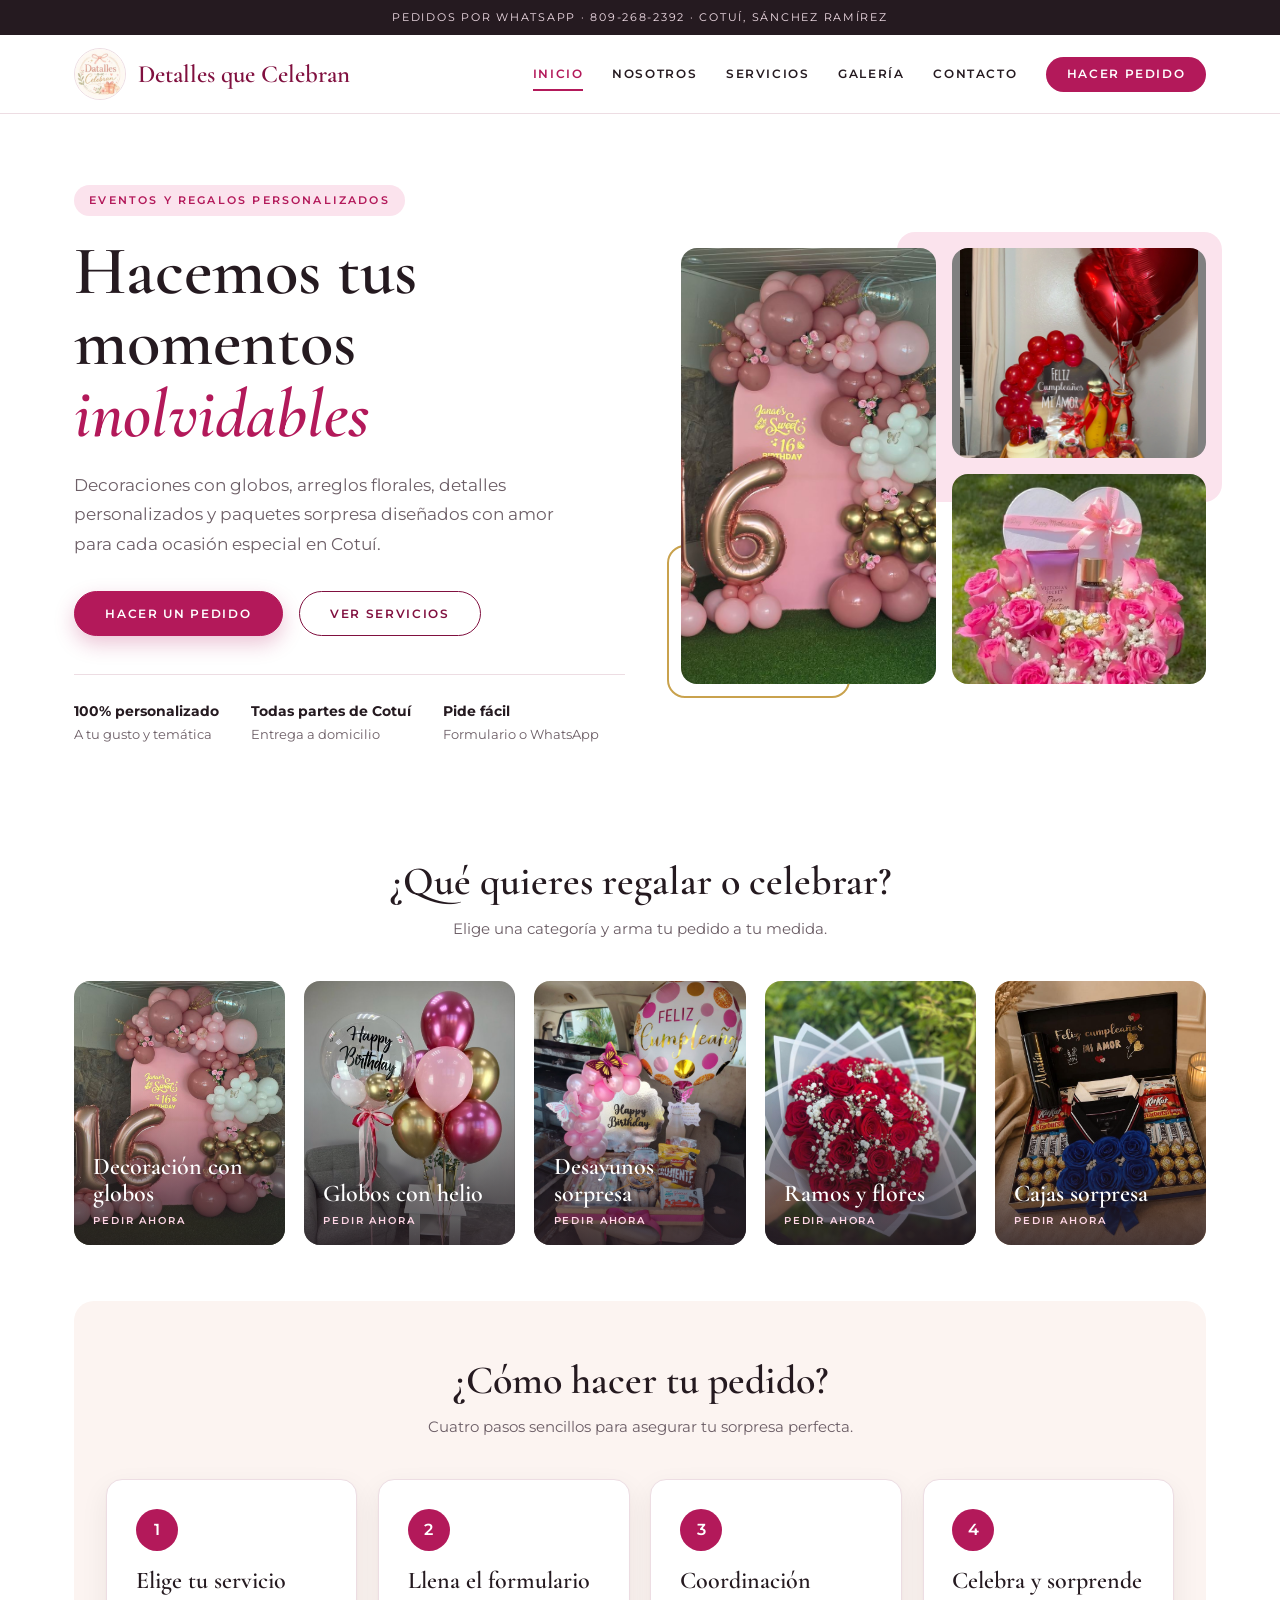
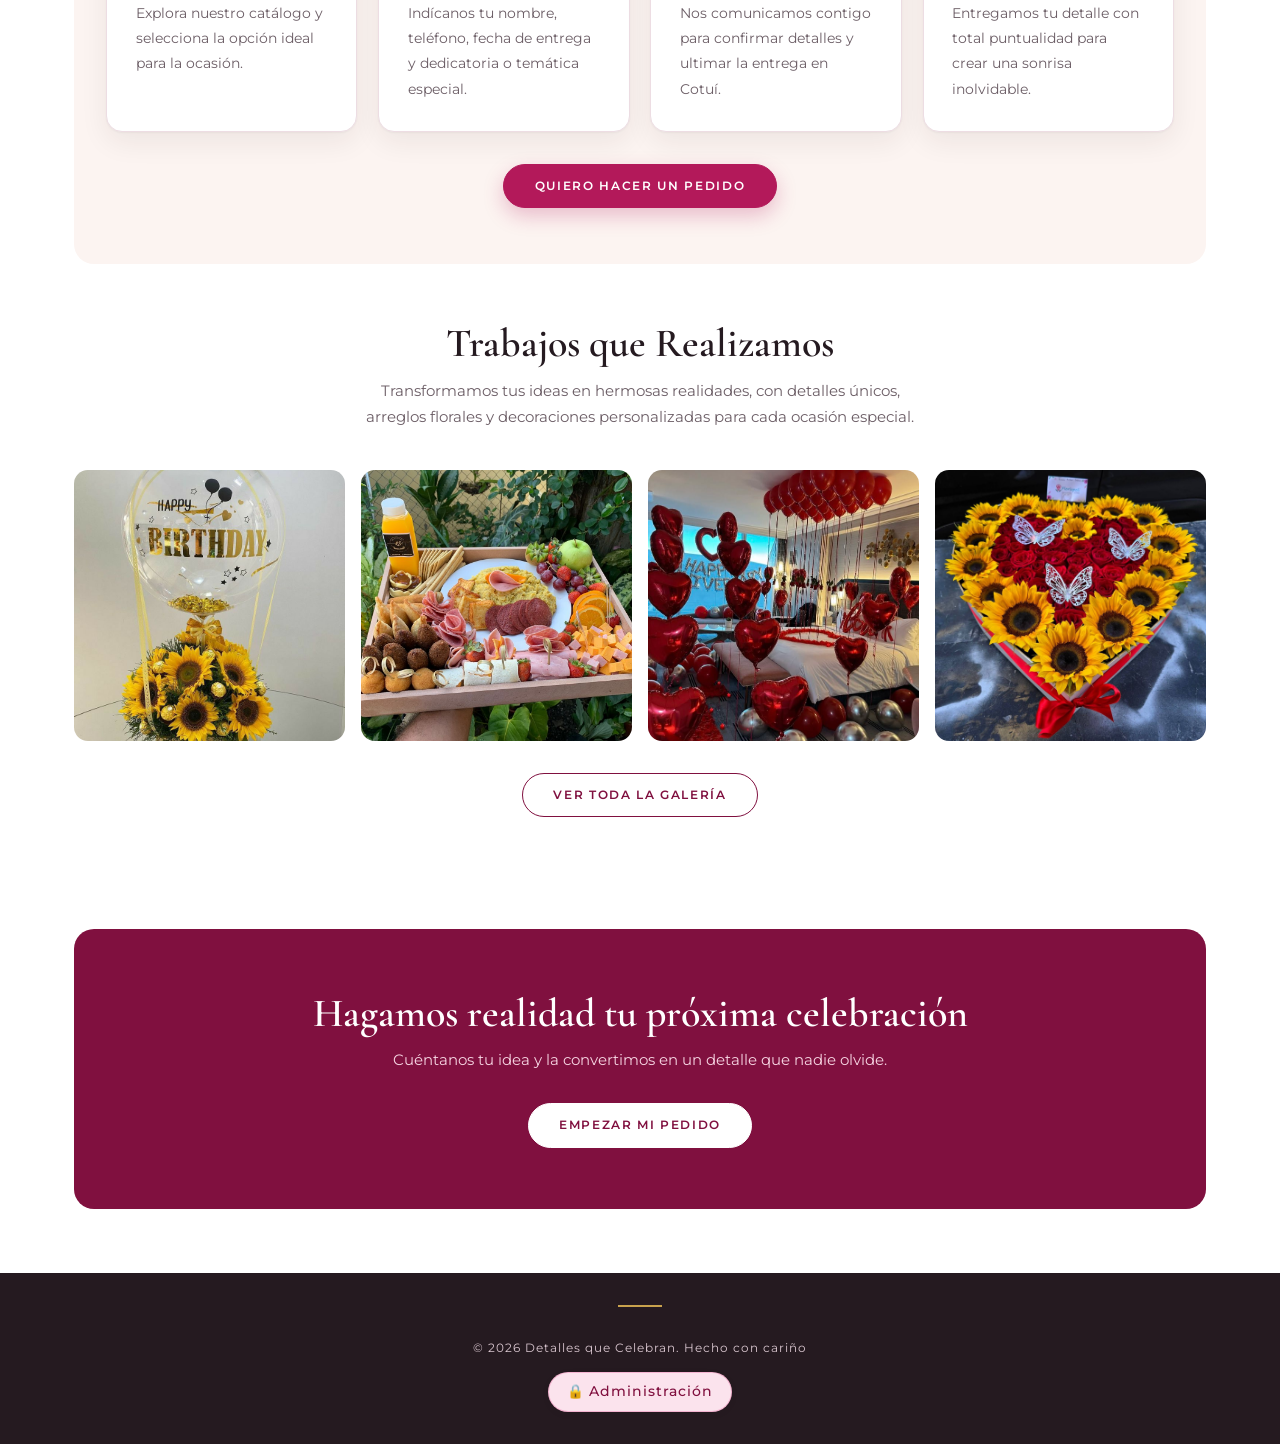
<file: index.html>
<!DOCTYPE html>
<html lang="es">
<head>
    <meta charset="UTF-8">
    <meta name="viewport" content="width=device-width, initial-scale=1.0">
    <title>Detalles que Celebran - Eventos y Regalos Personalizados</title>
    <meta name="description" content="Decoraciones con globos, arreglos florales, desayunos sorpresa y detalles personalizados en Cotuí.">
    <link rel="stylesheet" href="style.css">
    <style>
        /* Estilo refinado para el botón de Administración en el Footer */
        footer {
            display: flex;
            flex-direction: column;
            align-items: center;
            gap: 0.8rem;
            padding: 2rem 1rem;
        }
        .btn-admin {
            display: inline-flex;
            align-items: center;
            gap: 0.4rem;
            padding: 0.45rem 1.1rem;
            background-color: var(--primary-light, #fce7f3);
            color: var(--primary-dark, #831843);
            border: 1px solid rgba(219, 39, 119, 0.25);
            border-radius: 50px;
            font-size: 0.85rem;
            font-weight: 500;
            text-decoration: none;
            transition: all 0.3s ease;
            box-shadow: 0 2px 8px rgba(0, 0, 0, 0.04);
        }
        .btn-admin:hover {
            background-color: var(--primary, #db2777);
            color: #ffffff;
            transform: translateY(-2px);
            box-shadow: 0 4px 12px rgba(219, 39, 119, 0.25);
        }
    </style>
</head>
<body>
    <header>
        <nav class="navbar">
            <a href="index.html" class="logo-container">
                <img src="logo.jpg" alt="Logo de Detalles que Celebran" class="logo-img">
                <span>Detalles que Celebran</span>
            </a>
            <ul class="nav-links">
                <li><a href="index.html" class="active">Inicio</a></li>
                <li><a href="nosotros.html">Nosotros</a></li>
                <li><a href="servicios.html">Servicios</a></li>
                <li><a href="galeria.html">Galería</a></li>
                <li><a href="contacto.html">Contacto</a></li>
                <li><a href="pedido.html">Hacer Pedido</a></li>
            </ul>
        </nav>
    </header>

    <main>
        <section class="portada">
            <div>
                <span class="eyebrow">Eventos y regalos personalizados</span>
                <h1>Hacemos tus momentos <em>inolvidables</em></h1>
                <p>Decoraciones con globos, arreglos florales, detalles personalizados y paquetes sorpresa diseñados con amor para cada ocasión especial en Cotuí.</p>
                <div class="botones">
                    <a href="pedido.html" class="btn-primary">Hacer un pedido</a>
                    <a href="servicios.html" class="btn-primary claro">Ver servicios</a>
                </div>
                <div class="puntos">
                    <div><strong>100% personalizado</strong>A tu gusto y temática</div>
                    <div><strong>Todas partes de Cotuí</strong>Entrega a domicilio</div>
                    <div><strong>Pide fácil</strong>Formulario o WhatsApp</div>
                </div>
            </div>
            <div class="collage">
                <img src="arco%20de%20globos%20.jpg" alt="Arco de globos" loading="lazy" onerror="this.remove()">
                <img src="desayunos%20romantico.png" alt="Desayuno sorpresa" loading="lazy" onerror="this.remove()">
                <img src="Flores.jpg" alt="Caja con flores" loading="lazy" onerror="this.remove()">
            </div>
        </section>

        <section class="seccion">
            <div class="titulo">
                <h2>¿Qué quieres regalar o celebrar?</h2>
                <p>Elige una categoría y arma tu pedido a tu medida.</p>
            </div>
            <div class="cat-grid">
                <a class="cat" href="pedido.html?servicio=Decoraci%C3%B3n%20con%20globos"><img src="arco%20de%20globos%20.jpg" alt="Decoración con globos" loading="lazy" onerror="this.remove()"><span>Decoración con globos<small>Pedir ahora</small></span></a>
                <a class="cat" href="pedido.html?servicio=Globos%20con%20helio"><img src="globo%20con%20Helio%201%20.jpg" alt="Globos con helio" loading="lazy" onerror="this.remove()"><span>Globos con helio<small>Pedir ahora</small></span></a>
                <a class="cat" href="pedido.html?servicio=Desayunos%20sorpresa"><img src="desayuno.jpg" alt="Desayuno sorpresa" loading="lazy" onerror="this.remove()"><span>Desayunos sorpresa<small>Pedir ahora</small></span></a>
                <a class="cat" href="pedido.html?servicio=Ramos%20y%20flores"><img src="Rosas%20Rojas%20.jpg" alt="Ramo de rosas" loading="lazy" onerror="this.remove()"><span>Ramos y flores<small>Pedir ahora</small></span></a>
                <a class="cat" href="pedido.html?servicio=Cajas%20sorpresa"><img src="caja%20con%20chocolate.jpg" alt="Caja sorpresa con chocolates" loading="lazy" onerror="this.remove()"><span>Cajas sorpresa<small>Pedir ahora</small></span></a>
            </div>
        </section>

        <section class="seccion" style="background:var(--tint);border-radius:20px;padding:3.5rem 2rem">
            <div class="titulo">
                <h2>¿Cómo hacer tu pedido?</h2>
                <p>Cuatro pasos sencillos para asegurar tu sorpresa perfecta.</p>
            </div>
            <div class="pasos">
                <div class="paso"><h3>Elige tu servicio</h3><p>Explora nuestro catálogo y selecciona la opción ideal para la ocasión.</p></div>
                <div class="paso"><h3>Llena el formulario</h3><p>Indícanos tu nombre, teléfono, fecha de entrega y dedicatoria o temática especial.</p></div>
                <div class="paso"><h3>Coordinación</h3><p>Nos comunicamos contigo para confirmar detalles y ultimar la entrega en Cotuí.</p></div>
                <div class="paso"><h3>Celebra y sorprende</h3><p>Entregamos tu detalle con total puntualidad para crear una sonrisa inolvidable.</p></div>
            </div>
            <div class="centrado"><a href="pedido.html" class="btn-primary">Quiero hacer un pedido</a></div>
        </section>

        <section class="seccion">
            <div class="titulo">
                <h2>Trabajos que Realizamos</h2>
                <p>Transformamos tus ideas en hermosas realidades, con detalles únicos, arreglos florales y decoraciones personalizadas para cada ocasión especial.</p>
            </div>
            <div class="tira">
                <img src="girasoles.jpg" alt="Arreglo de girasoles" loading="lazy" onerror="this.remove()">
                <img src="bandeja%20ejecutiva.jpg" alt="Bandeja ejecutiva" loading="lazy" onerror="this.remove()">
                <img src="dec.aniversario.jpg" alt="Decoración de aniversario" loading="lazy" onerror="this.remove()">
                <img src="corazon%20de%20girasoles%20.jpg" alt="Corazón de girasoles" loading="lazy" onerror="this.remove()">
            </div>
            <div class="centrado"><a href="galeria.html" class="btn-primary claro">Ver toda la galería</a></div>
        </section>

        <section class="cta">
            <h2>Hagamos realidad tu próxima celebración</h2>
            <p>Cuéntanos tu idea y la convertimos en un detalle que nadie olvide.</p>
            <a href="pedido.html" class="btn-primary">Empezar mi pedido</a>
        </section>
    </main>

    <footer>
        <p style="margin: 0;">&copy; 2026 Detalles que Celebran. Hecho con cariño</p>
        <a href="admin.html" class="btn-admin">🔒 Administración</a>
    </footer>
</body>
</html>
</file>
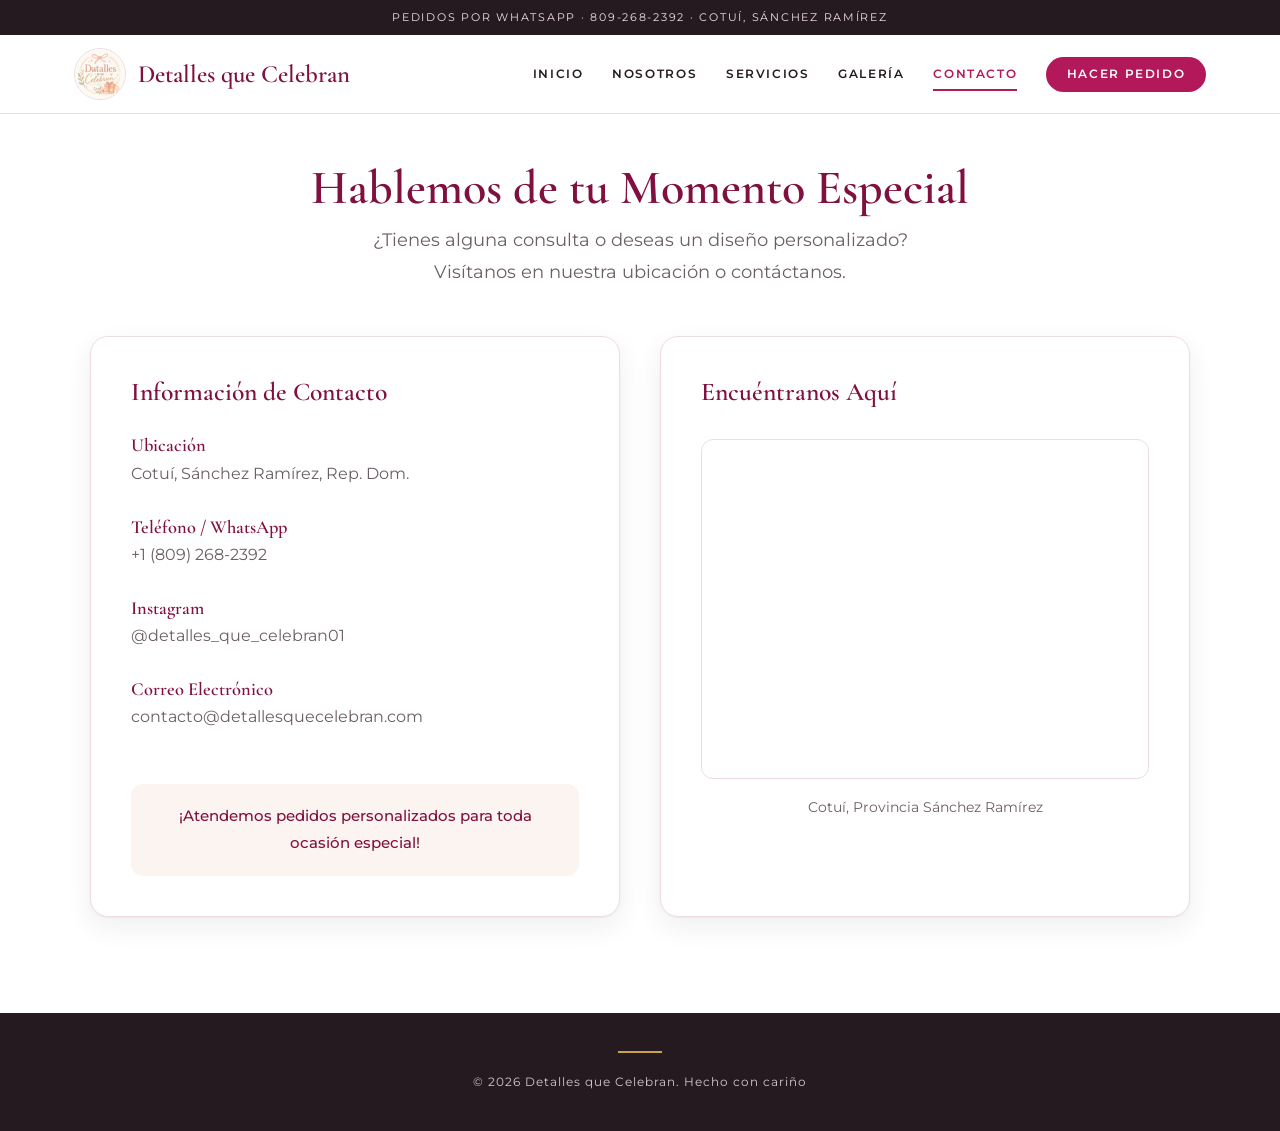
<file: contacto.html>
<!DOCTYPE html>
<html lang="es">
<head>
    <meta charset="UTF-8">
    <meta name="viewport" content="width=device-width, initial-scale=1.0">
    <title>Contáctanos - Detalles que Celebran</title>
    <link rel="stylesheet" href="style.css">
    <!-- Fuentes elegantes Playfair Display y Jost -->
    <link href="https://fonts.googleapis.com/css2?family=Playfair+Display:ital,wght@0,600;0,700;1,600&family=Jost:wght@400;500;600&display=swap" rel="stylesheet">
    <style>
        /* Estilos exclusivos y refinados para la página de Contacto */
        .contacto-hero {
            text-align: center;
            margin-bottom: 3rem;
            padding: 1rem 1rem 0 1rem;
        }
        .contacto-hero h1 {
            font-family: 'Playfair Display', serif;
            color: var(--primary-dark, #831843);
            font-size: 3rem;
            margin-bottom: 0.5rem;
        }
        .contacto-hero p {
            color: var(--text-muted, #666);
            font-size: 1.15rem;
            max-width: 600px;
            margin: 0 auto;
        }

        .contacto-grid {
            display: grid;
            grid-template-columns: repeat(auto-fit, minmax(320px, 1fr));
            gap: 2.5rem;
            max-width: 1100px;
            margin: 0 auto 4rem auto;
            align-items: stretch;
        }

        /* Tarjeta de Información */
        .contacto-info-card {
            background: white;
            padding: 2.5rem;
            border-radius: 20px;
            box-shadow: 0 10px 30px rgba(0, 0, 0, 0.05);
            border: 1px solid var(--border-color, #f3e8ff);
            display: flex;
            flex-direction: column;
            justify-content: space-between;
        }
        .info-item {
            display: flex;
            align-items: flex-start;
            gap: 1.2rem;
            margin-bottom: 1.8rem;
        }
        .info-icono {
            background: var(--primary-light, #fce7f3);
            color: var(--primary, #db2777);
            width: 48px;
            height: 48px;
            border-radius: 50%;
            display: flex;
            align-items: center;
            justify-content: center;
            font-size: 1.3rem;
            flex-shrink: 0;
            box-shadow: 0 4px 10px rgba(219, 39, 119, 0.15);
        }
        .info-texto h3 {
            font-family: 'Playfair Display', serif;
            color: var(--primary-dark, #831843);
            font-size: 1.15rem;
            margin: 0 0 0.2rem 0;
        }
        .info-texto p, .info-texto a {
            color: var(--text-muted, #555);
            font-size: 1rem;
            text-decoration: none;
            transition: color 0.3s ease;
        }
        .info-texto a:hover {
            color: var(--primary, #db2777);
        }

        /* Tarjeta del Mapa */
        .contacto-mapa-card {
            background: white;
            padding: 2.5rem;
            border-radius: 20px;
            box-shadow: 0 10px 30px rgba(0, 0, 0, 0.05);
            border: 1px solid var(--border-color, #f3e8ff);
            display: flex;
            flex-direction: column;
        }
        .mapa-contenedor {
            width: 100%;
            height: 340px;
            border-radius: 14px;
            overflow: hidden;
            border: 2px solid var(--border-color, #f3e8ff);
            margin-top: 0.5rem;
        }
        .mapa-contenedor iframe {
            width: 100%;
            height: 100%;
            border: 0;
        }
    </style>
</head>
<body>
    <header>
        <nav class="navbar">
            <a href="index.html" class="logo-container">
                <img src="logo.jpg" alt="Logo" class="logo-img">
                <span>Detalles que Celebran</span>
            </a>
            <ul class="nav-links">
                <li><a href="index.html">Inicio</a></li>
                <li><a href="nosotros.html">Nosotros</a></li>
                <li><a href="servicios.html">Servicios</a></li>
                <li><a href="galeria.html">Galería</a></li>
                <li><a href="contacto.html" class="active">Contacto</a></li>
                <li><a href="pedido.html">Hacer Pedido</a></li>
            </ul>
        </nav>
    </header>

    <main style="padding: 2rem 1rem;">
        <div class="contacto-hero">
            <h1>Hablemos de tu Momento Especial</h1>
            <p>¿Tienes alguna consulta o deseas un diseño personalizado? Visítanos en nuestra ubicación o contáctanos.</p>
        </div>

        <div class="contacto-grid">
            <!-- Columna de Información -->
            <div class="contacto-info-card">
                <div>
                    <h2 style="font-family: 'Playfair Display', serif; color: var(--primary-dark); font-size: 1.6rem; margin-bottom: 1.8rem;">Información de Contacto</h2>
                    
                    <div class="info-item">
                        <div class="info-icono">📍</div>
                        <div class="info-texto">
                            <h3>Ubicación</h3>
                            <p>Cotuí, Sánchez Ramírez, Rep. Dom.</p>
                        </div>
                    </div>

                    <div class="info-item">
                        <div class="info-icono">💬</div>
                        <div class="info-texto">
                            <h3>Teléfono / WhatsApp</h3>
                            <p><a href="https://wa.me/18092682392" target="_blank">+1 (809) 268-2392</a></p>
                        </div>
                    </div>

                    <div class="info-item">
                        <div class="info-icono">📸</div>
                        <div class="info-texto">
                            <h3>Instagram</h3>
                            <p><a href="https://www.instagram.com/detalles_que_celebran01/" target="_blank">@detalles_que_celebran01</a></p>
                        </div>
                    </div>

                    <div class="info-item">
                        <div class="info-icono">✉️</div>
                        <div class="info-texto">
                            <h3>Correo Electrónico</h3>
                            <p><a href="mailto:vasquezismeiry42@gmail.com">contacto@detallesquecelebran.com</a></p>
                        </div>
                    </div>
                </div>

                <div style="background: var(--primary-light, #fce7f3); padding: 1.2rem; border-radius: 12px; margin-top: 1.5rem; text-align: center;">
                    <p style="margin: 0; color: var(--primary-dark); font-size: 0.95rem; font-weight: 500;">¡Atendemos pedidos personalizados para toda ocasión especial!</p>
                </div>
            </div>

            <!-- Columna del Mapa -->
            <div class="contacto-mapa-card">
                <h2 style="font-family: 'Playfair Display', serif; color: var(--primary-dark); font-size: 1.6rem; margin-bottom: 1.5rem;">Encuéntranos Aquí</h2>
                <div class="mapa-contenedor">
                    <!-- Mapa integrado centrado en Cotuí, Sánchez Ramírez, República Dominicana -->
                    <iframe src="https://www.google.com/maps/embed?pb=!1m18!1m12!1m3!1d3778.69429402506!2d-70.14781422393282!3d19.054320952136087!2m3!1f0!2f0!3f0!3m2!1i1024!2i768!4f13.1!3m3!1m2!1s0x8eae5256e6d11011%3A0x6b8de0914c81bcf!2sCotu%C3%AD%2C%20Rep%C3%BAblica%20Dominicana!5e0!3m2!1ses-419!2sdo!4v1700000000000!5m2!1ses-419!2sdo" allowfullscreen="" loading="lazy" referrerpolicy="no-referrer-when-downgrade"></iframe>
                </div>
                <p style="text-align: center; color: var(--text-muted); font-size: 0.9rem; margin-top: 1rem;">Cotuí, Provincia Sánchez Ramírez</p>
            </div>
        </div>
    </main>

    <footer>
        <p>&copy; 2026 Detalles que Celebran. Hecho con cariño</p>
    </footer>
</body>
</html>
</file>
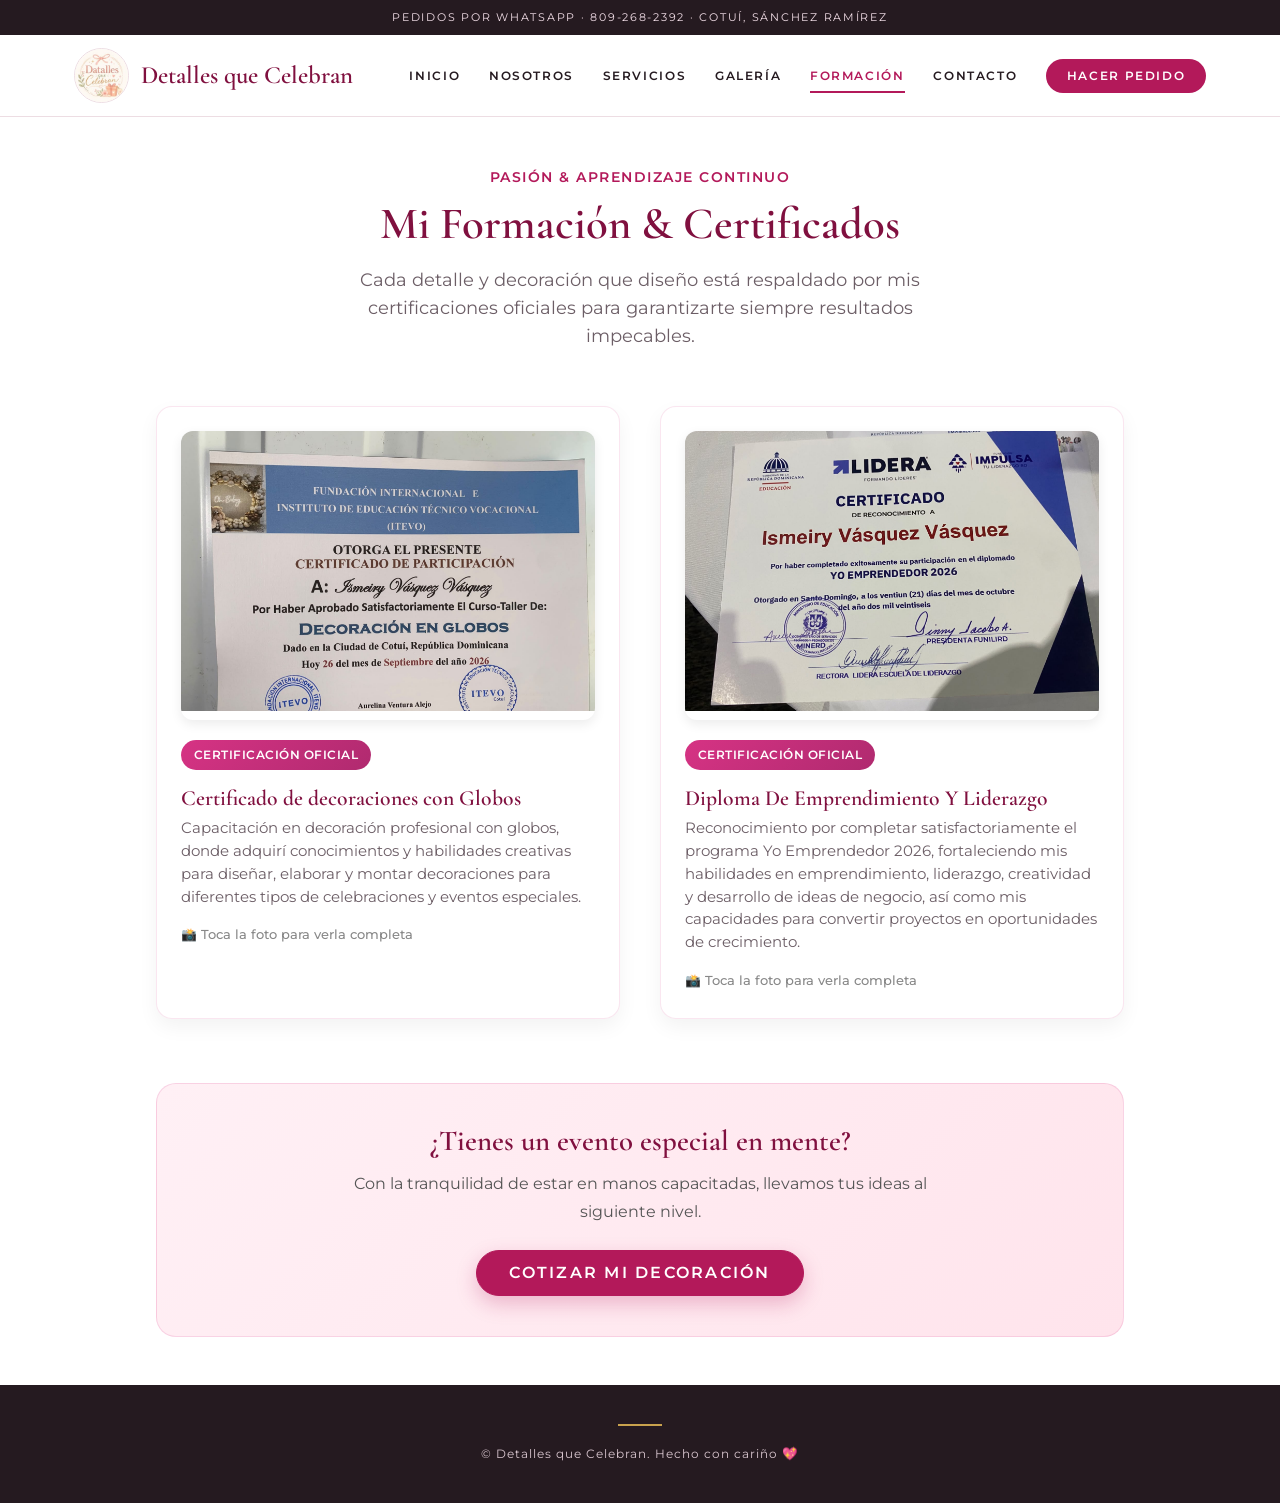
<file: formacion.html>
<!DOCTYPE html>
<html lang="es">
<head>
    <meta charset="UTF-8">
    <meta name="viewport" content="width=device-width, initial-scale=1.0">
    <title>Formación & Experiencia - Detalles que Celebran</title>
    <link rel="stylesheet" href="style.css">
    <link href="https://fonts.googleapis.com/css2?family=Playfair+Display:ital,wght@0,600;0,700;1,600&family=Jost:wght@400;500;600&display=swap" rel="stylesheet">
    <style>
        .cert-card {
            background: #ffffff;
            border-radius: 16px;
            padding: 1.5rem;
            box-shadow: 0 8px 20px rgba(0,0,0,0.05);
            border: 1px solid rgba(214, 51, 132, 0.12);
            transition: transform 0.3s ease, box-shadow 0.3s ease;
            text-align: left;
        }
        .cert-card:hover {
            transform: translateY(-5px);
            box-shadow: 0 12px 25px rgba(214, 51, 132, 0.15);
        }
        .cert-img-wrapper {
            overflow: hidden;
            border-radius: 12px;
            margin-bottom: 1.2rem;
            box-shadow: 0 4px 12px rgba(0,0,0,0.08);
            cursor: pointer;
            position: relative;
        }
        .cert-img-wrapper img {
            width: 100%;
            height: 280px;
            object-fit: cover;
            transition: transform 0.5s ease;
        }
        .cert-img-wrapper:hover img {
            transform: scale(1.06);
        }
        .badge-cert {
            display: inline-block;
            background: linear-gradient(135deg, #d63384, #b02a6f);
            color: white;
            font-size: 0.75rem;
            font-weight: 600;
            padding: 0.3rem 0.8rem;
            border-radius: 50px;
            text-transform: uppercase;
            letter-spacing: 0.5px;
            margin-bottom: 0.6rem;
        }

        /* Modal Lightbox para fotos completas */
        .lightbox-modal {
            display: none;
            position: fixed;
            z-index: 2000;
            top: 0;
            left: 0;
            width: 100%;
            height: 100%;
            background-color: rgba(0, 0, 0, 0.88);
            justify-content: center;
            align-items: center;
            padding: 1.5rem;
        }
        .lightbox-content {
            max-width: 92%;
            max-height: 85vh;
            border-radius: 10px;
            box-shadow: 0 10px 30px rgba(0,0,0,0.5);
            object-fit: contain;
        }
        .lightbox-cerrar {
            position: absolute;
            top: 20px;
            right: 30px;
            color: white;
            font-size: 2.5rem;
            font-weight: bold;
            cursor: pointer;
            transition: color 0.2s;
        }
        .lightbox-cerrar:hover {
            color: var(--primary-light, #ff8da1);
        }
    </style>
</head>
<body>
    <header>
        <nav class="navbar">
            <a href="index.html" class="logo-container">
                <img src="logo.jpg" alt="Logo de Detalles que Celebran" class="logo-img" style="width: 55px; height: 55px;">
                <span>Detalles que Celebran</span>
            </a>
            <ul class="nav-links">
                <li><a href="index.html">Inicio</a></li>
                <li><a href="nosotros.html">Nosotros</a></li>
                <li><a href="servicios.html">Servicios</a></li>
                <li><a href="galeria.html">Galería</a></li>
                <li><a href="formacion.html" class="active">Formación</a></li>
                <li><a href="contacto.html">Contacto</a></li>
                <li><a href="pedido.html">Hacer Pedido</a></li>
            </ul>
        </nav>
    </header>

    <main style="max-width: 1000px; margin: 0 auto; padding: 3rem 1rem;">
        
        <!-- Encabezado de la Sección -->
        <div style="text-align: center; margin-bottom: 3.5rem;">
            <span style="color: var(--primary, #d63384); font-weight: 600; text-transform: uppercase; letter-spacing: 1.5px; font-size: 0.9rem;">Pasión & Aprendizaje Continuo</span>
            <h1 style="font-family: 'Playfair Display', serif; color: var(--primary-dark, #801b4e); font-size: 2.8rem; margin: 0.5rem 0 1rem 0;">Mi Formación & Certificados</h1>
            <p style="color: var(--text-muted, #6c757d); font-size: 1.1rem; max-width: 650px; margin: 0 auto; line-height: 1.6;">
                Cada detalle y decoración que diseño está respaldado por mis certificaciones oficiales para garantizarte siempre resultados impecables.
            </p>
        </div>

        <!-- Grid de 2 Certificados -->
        <div style="display: grid; grid-template-columns: repeat(auto-fit, minmax(340px, 1fr)); gap: 2.5rem; justify-content: center;">
            
            <!-- CERTIFICADO 1 -->
            <div class="cert-card">
                <div class="cert-img-wrapper">
                    <img src="certificado 1.jpeg" alt="Primer Certificado" onclick="abrirLightbox(this)">
                </div>
                <span class="badge-cert">Certificación Oficial</span>
                <h3 style="font-family: 'Playfair Display', serif; color: var(--primary-dark, #801b4e); font-size: 1.35rem; margin: 0.4rem 0;">Certificado de decoraciones con Globos</h3>
                <p style="color: var(--text-muted, #6c757d); font-size: 0.95rem; line-height: 1.5; margin-bottom: 0.8rem;">
                  Capacitación en decoración profesional con globos, donde adquirí conocimientos y habilidades creativas para diseñar, elaborar y montar decoraciones para diferentes tipos de celebraciones y eventos especiales. </p>
                <small style="color: #888; font-weight: 500;">📸 Toca la foto para verla completa</small>
            </div>

            <!-- CERTIFICADO 2 -->
            <div class="cert-card">
                <div class="cert-img-wrapper">
                    <img src="certificado 2.jpeg" alt="Segundo Certificado" onclick="abrirLightbox(this)">
                </div>
                <span class="badge-cert">Certificación Oficial</span>
                <h3 style="font-family: 'Playfair Display', serif; color: var(--primary-dark, #801b4e); font-size: 1.35rem; margin: 0.4rem 0;">Diploma De Emprendimiento Y Liderazgo</h3>
                <p style="color: var(--text-muted, #6c757d); font-size: 0.95rem; line-height: 1.5; margin-bottom: 0.8rem;">
                    Reconocimiento por completar satisfactoriamente el programa Yo Emprendedor 2026, fortaleciendo mis habilidades en emprendimiento, liderazgo, creatividad y desarrollo de ideas de negocio, así como mis capacidades para convertir proyectos en oportunidades de crecimiento.</p>
                <small style="color: #888; font-weight: 500;">📸 Toca la foto para verla completa</small>
            </div>

        </div>

        <!-- Banner de Confianza al Cliente -->
        <div style="background: linear-gradient(135deg, #fff0f5, #ffe4ec); border-radius: 20px; padding: 2.5rem 1.5rem; text-align: center; margin-top: 4rem; border: 1px solid rgba(214, 51, 132, 0.15);">
            <h2 style="font-family: 'Playfair Display', serif; color: var(--primary-dark, #801b4e); font-size: 1.8rem; margin-bottom: 0.8rem;">¿Tienes un evento especial en mente?</h2>
            <p style="color: #555; max-width: 650px; margin: 0 auto 1.5rem auto; font-size: 1rem;">
                Con la tranquilidad de estar en manos capacitadas, llevamos tus ideas al siguiente nivel.
            </p>
            <a href="pedido.html" class="btn-primary" style="padding: 0.8rem 2rem; font-size: 1rem; text-decoration: none; display: inline-block;">Cotizar mi Decoración</a>
        </div>

    </main>

    <!-- Modal Lightbox para Ampliar Fotos -->
    <div id="lightbox-modal" class="lightbox-modal" onclick="cerrarLightbox()">
        <span class="lightbox-cerrar" onclick="cerrarLightbox()">&times;</span>
        <img id="lightbox-img" class="lightbox-content" alt="Fotografía ampliada de certificado">
    </div>

    <footer>
        <p>&copy; Detalles que Celebran. Hecho con cariño 💖</p>
    </footer>

    <!-- Script Lightbox incorporado -->
    <script>
        function abrirLightbox(imagen) {
            const modal = document.getElementById('lightbox-modal');
            const modalImg = document.getElementById('lightbox-img');
            modal.style.display = 'flex';
            modalImg.src = imagen.src;
        }

        function cerrarLightbox() {
            document.getElementById('lightbox-modal').style.display = 'none';
        }
    </script>
</body>
</html>
</file>
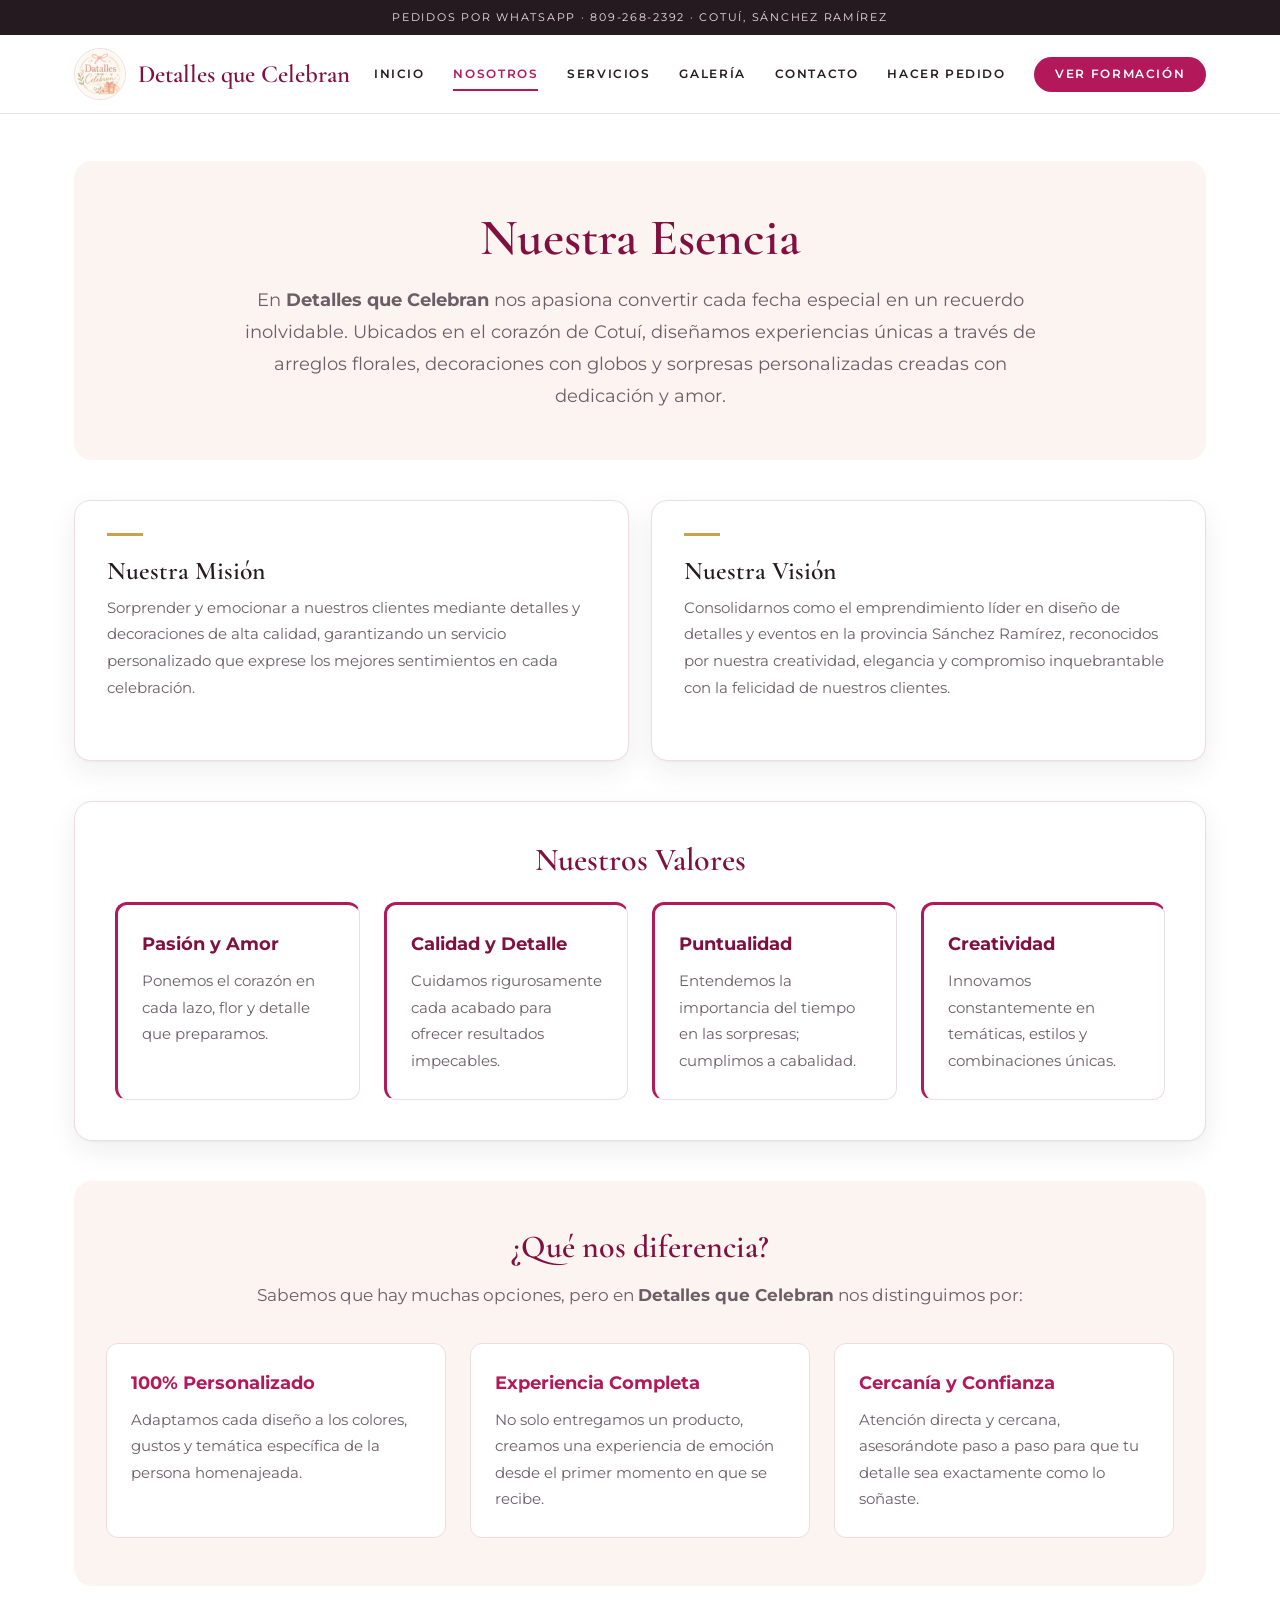
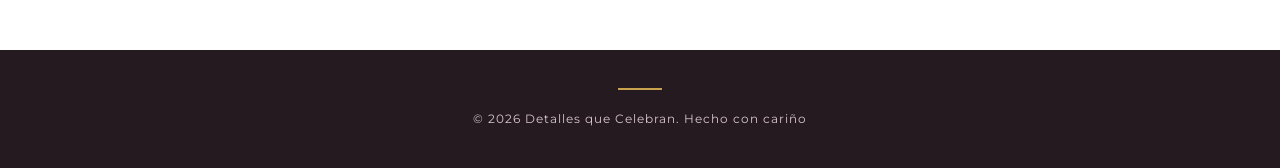
<file: nosotros.html>
<!DOCTYPE html>
<html lang="es">
<head>
    <meta charset="UTF-8">
    <meta name="viewport" content="width=device-width, initial-scale=1.0">
    <title>Sobre Nosotros - Detalles que Celebran</title>
    <link rel="stylesheet" href="style.css">
    <link href="https://fonts.googleapis.com/css2?family=Playfair+Display:ital,wght@0,600;0,700;1,600&family=Jost:wght@400;500;600&display=swap" rel="stylesheet">
</head>
<body>
    <header>
        <nav class="navbar">
            <a href="index.html" class="logo-container">
                <img src="logo.jpg" alt="Logo" class="logo-img">
                <span>Detalles que Celebran</span>
            </a>
            <ul class="nav-links">
                <li><a href="index.html">Inicio</a></li>
                <li><a href="nosotros.html" class="active">Nosotros</a></li>
                <li><a href="servicios.html">Servicios</a></li>
                <li><a href="galeria.html">Galería</a></li>
                <li><a href="contacto.html">Contacto</a></li>
                <li><a href="pedido.html">Hacer Pedido</a></li>
                <li><a href="formacion.html">Ver formación</a></li>
            </ul>
        </nav>
    </header>

    <main>
        <!-- Sección de Bienvenida e Historia -->
        <section class="hero" style="padding: 3rem 2rem; margin-bottom: 2.5rem;">
            <h1 style="font-family: 'Playfair Display', serif; color: var(--primary-dark);">Nuestra Esencia</h1>
            <p style="font-size: 1.15rem; color: var(--text-muted); max-width: 800px; margin: 1rem auto 0 auto;">
                En <strong>Detalles que Celebran</strong> nos apasiona convertir cada fecha especial en un recuerdo inolvidable. Ubicados en el corazón de Cotuí, diseñamos experiencias únicas a través de arreglos florales, decoraciones con globos y sorpresas personalizadas creadas con dedicación y amor.
            </p>
        </section>

        <!-- Misión y Visión -->
        <div class="grid-servicios" style="margin-bottom: 2.5rem;">
            <div class="servicio-card" style="text-align: left; padding: 2rem;">
                <div class="servicio-icon" style="margin-left: 0; font-size: 2.5rem;"></div>
                <h3>Nuestra Misión</h3>
                <p>Sorprender y emocionar a nuestros clientes mediante detalles y decoraciones de alta calidad, garantizando un servicio personalizado que exprese los mejores sentimientos en cada celebración.</p>
            </div>
            <div class="servicio-card" style="text-align: left; padding: 2rem;">
                <div class="servicio-icon" style="margin-left: 0; font-size: 2.5rem;"></div>
                <h3>Nuestra Visión</h3>
                <p>Consolidarnos como el emprendimiento líder en diseño de detalles y eventos en la provincia Sánchez Ramírez, reconocidos por nuestra creatividad, elegancia y compromiso inquebrantable con la felicidad de nuestros clientes.</p>
            </div>
        </div>

        <!-- Valores -->
        <section style="background: var(--card-bg); padding: 2.5rem; border-radius: 20px; box-shadow: var(--shadow-soft); border: 1px solid var(--border-color); margin-bottom: 2.5rem;">
            <h2 style="text-align: center; font-family: 'Playfair Display', serif; color: var(--primary-dark); font-size: 2rem; margin-bottom: 1.5rem;">Nuestros Valores</h2>
            <div style="display: grid; grid-template-columns: repeat(auto-fit, minmax(220px, 1fr)); gap: 1.5rem;">
                <div style="background: #faf5f7; padding: 1.5rem; border-radius: 12px; border-left: 4px solid var(--primary);">
                    <h4 style="color: var(--primary-dark); margin-bottom: 0.5rem; font-size: 1.1rem;">Pasión y Amor</h4>
                    <p style="font-size: 0.95rem; color: var(--text-muted);">Ponemos el corazón en cada lazo, flor y detalle que preparamos.</p>
                </div>
                <div style="background: #faf5f7; padding: 1.5rem; border-radius: 12px; border-left: 4px solid var(--primary);">
                    <h4 style="color: var(--primary-dark); margin-bottom: 0.5rem; font-size: 1.1rem;">Calidad y Detalle</h4>
                    <p style="font-size: 0.95rem; color: var(--text-muted);">Cuidamos rigurosamente cada acabado para ofrecer resultados impecables.</p>
                </div>
                <div style="background: #faf5f7; padding: 1.5rem; border-radius: 12px; border-left: 4px solid var(--primary);">
                    <h4 style="color: var(--primary-dark); margin-bottom: 0.5rem; font-size: 1.1rem;">Puntualidad</h4>
                    <p style="font-size: 0.95rem; color: var(--text-muted);">Entendemos la importancia del tiempo en las sorpresas; cumplimos a cabalidad.</p>
                </div>
                <div style="background: #faf5f7; padding: 1.5rem; border-radius: 12px; border-left: 4px solid var(--primary);">
                    <h4 style="color: var(--primary-dark); margin-bottom: 0.5rem; font-size: 1.1rem;">Creatividad</h4>
                    <p style="font-size: 0.95rem; color: var(--text-muted);">Innovamos constantemente en temáticas, estilos y combinaciones únicas.</p>
                </div>
            </div>
        </section>

        <!-- Lo que nos diferencia -->
        <section style="background: linear-gradient(135deg, #fff0f5 0%, #ffe4e1 100%); padding: 3rem 2rem; border-radius: 20px; box-shadow: var(--shadow-soft); text-align: center;">
            <h2 style="font-family: 'Playfair Display', serif; color: var(--primary-dark); font-size: 2rem; margin-bottom: 1rem;">¿Qué nos diferencia?</h2>
            <p style="max-width: 800px; margin: 0 auto 2rem auto; font-size: 1.05rem; color: var(--text-muted);">
                Sabemos que hay muchas opciones, pero en <strong>Detalles que Celebran</strong> nos distinguimos por:
            </p>
            <div style="display: grid; grid-template-columns: repeat(auto-fit, minmax(260px, 1fr)); gap: 1.5rem; text-align: left;">
                <div style="background: white; padding: 1.5rem; border-radius: 12px; box-shadow: 0 4px 10px rgba(0,0,0,0.03);">
                    <strong style="color: var(--primary); font-size: 1.1rem;">100% Personalizado</strong>
                    <p style="margin-top: 0.5rem; font-size: 0.95rem; color: var(--text-muted);">Adaptamos cada diseño a los colores, gustos y temática específica de la persona homenajeada.</p>
                </div>
                <div style="background: white; padding: 1.5rem; border-radius: 12px; box-shadow: 0 4px 10px rgba(0,0,0,0.03);">
                    <strong style="color: var(--primary); font-size: 1.1rem;">Experiencia Completa</strong>
                    <p style="margin-top: 0.5rem; font-size: 0.95rem; color: var(--text-muted);">No solo entregamos un producto, creamos una experiencia de emoción desde el primer momento en que se recibe.</p>
                </div>
                <div style="background: white; padding: 1.5rem; border-radius: 12px; box-shadow: 0 4px 10px rgba(0,0,0,0.03);">
                    <strong style="color: var(--primary); font-size: 1.1rem;">Cercanía y Confianza</strong>
                    <p style="margin-top: 0.5rem; font-size: 0.95rem; color: var(--text-muted);">Atención directa y cercana, asesorándote paso a paso para que tu detalle sea exactamente como lo soñaste.</p>
                </div>
            </div>
        </section>
    </main>

    <footer>
        <p>&copy; 2026 Detalles que Celebran. Hecho con cariño</p>
    </footer>
</body>
</html>
</file>
<file: style.css>
@import url('https://fonts.googleapis.com/css2?family=Cormorant+Garamond:ital,wght@0,500;0,600;0,700;1,500;1,600&family=Montserrat:wght@400;500;600&display=swap');

:root{
  --primary:#b3195a;--primary-dark:#80103f;--primary-light:#fbe3ed;--accent:#c9a24d;
  --ink:#251a20;--tint:#fcf4f1;--line:#eddde3;
  --bg-gradient:#fff;--card-bg:#fff;--text-dark:#251a20;--text-muted:#6c5e66;--white:#fff;--border-color:#eddde3;
  --shadow-soft:0 1px 2px rgba(37,26,32,.04),0 10px 28px rgba(37,26,32,.07);--transition:all .25s ease
}
*{margin:0;padding:0;box-sizing:border-box}
body{font-family:'Montserrat',sans-serif;font-size:.96rem;color:var(--text-dark);background:#fff;line-height:1.75;display:flex;flex-direction:column;min-height:100vh}
h1,h2,h3{font-family:'Cormorant Garamond',serif;font-weight:600;line-height:1.15}
[style*="Playfair"]{font-family:'Cormorant Garamond',serif !important}
h1{font-size:clamp(2.2rem,4.5vw,3.2rem)}h2{font-size:clamp(1.9rem,3.5vw,2.5rem)}h3{font-size:1.5rem}

/* Encabezado */
header{position:sticky;top:0;z-index:1000;background:#fff;box-shadow:0 1px 0 var(--line)}
header::before{content:"Pedidos por WhatsApp  ·  809-268-2392  ·  Cotuí, Sánchez Ramírez";display:block;background:var(--ink);color:#f3dfe8;font-size:.68rem;letter-spacing:.16em;text-transform:uppercase;text-align:center;padding:.5rem 1rem}
.navbar{max-width:1180px;margin:0 auto;display:flex;justify-content:space-between;align-items:center;padding:.8rem 1.5rem}
.logo-container{display:flex;align-items:center;gap:12px;text-decoration:none;color:var(--primary-dark);font:600 1.55rem 'Cormorant Garamond',serif}
.logo-img{width:52px;height:52px;border-radius:50%;object-fit:cover;border:1px solid var(--line)}
.nav-links{list-style:none;display:flex;gap:1.8rem;align-items:center}
.nav-links a{text-decoration:none;color:var(--ink);font-size:.72rem;font-weight:600;text-transform:uppercase;letter-spacing:.14em;padding:.5rem 0;border-bottom:2px solid transparent;transition:var(--transition)}
.nav-links a:hover,.nav-links a.active{color:var(--primary);border-bottom-color:var(--primary)}
.nav-links li:last-child:not(:first-child) a{background:var(--primary);color:#fff;padding:.65rem 1.3rem;border-radius:999px;border:0}
.nav-links li:last-child:not(:first-child) a:hover{background:var(--primary-dark);color:#fff}

main{flex:1;max-width:1180px;width:100%;margin:0 auto;padding:3rem 1.5rem 4rem}

/* Botones */
.btn-primary{display:inline-flex;align-items:center;justify-content:center;background:var(--primary);color:#fff;padding:.9rem 1.9rem;border:1.5px solid var(--primary);border-radius:999px;text-decoration:none;font:600 .74rem 'Montserrat',sans-serif;letter-spacing:.14em;text-transform:uppercase;cursor:pointer;box-shadow:0 8px 20px rgba(179,25,90,.25);transition:var(--transition)}
.btn-primary:hover{background:var(--primary-dark);border-color:var(--primary-dark);transform:translateY(-1px)}
.btn-primary.claro{background:transparent;color:var(--primary-dark);border-color:var(--primary-dark);box-shadow:none}
.btn-primary.claro:hover{background:var(--primary-dark);color:#fff}

/* Banda de título (páginas internas) */
.hero{text-align:center;padding:3.5rem 2rem;background:var(--tint);border:0;border-radius:18px;margin-bottom:2.5rem}
.hero h1{color:var(--primary-dark);margin-bottom:1rem}
.hero p{color:var(--text-muted);max-width:640px;margin:0 auto}

/* Portada */
.portada{display:grid;grid-template-columns:1.05fr 1fr;gap:3.5rem;align-items:center;padding:1.5rem 0 3.5rem}
.eyebrow{display:inline-block;font-size:.68rem;font-weight:600;letter-spacing:.2em;text-transform:uppercase;color:var(--primary);background:var(--primary-light);padding:.4rem .95rem;border-radius:999px;margin-bottom:1.2rem}
.portada h1{font-size:clamp(2.7rem,5.4vw,4.3rem);line-height:1.04;color:var(--ink)}
.portada h1 em{color:var(--primary);font-weight:600}
.portada p{color:var(--text-muted);font-size:1.05rem;max-width:520px;margin:1.3rem 0 2rem}
.botones{display:flex;gap:1rem;flex-wrap:wrap}
.puntos{display:flex;gap:2rem;flex-wrap:wrap;margin-top:2.4rem;padding-top:1.5rem;border-top:1px solid var(--line);font-size:.8rem;color:var(--text-muted)}
.puntos strong{display:block;color:var(--ink);font-size:.88rem}
.collage{position:relative;isolation:isolate;display:grid;grid-template-columns:1fr 1fr;grid-template-rows:210px 210px;gap:1rem}
.collage::before{content:"";position:absolute;top:-16px;right:-16px;width:62%;height:62%;background:var(--primary-light);border-radius:18px;z-index:-1}
.collage::after{content:"";position:absolute;bottom:-14px;left:-14px;width:34%;height:34%;border:2px solid var(--accent);border-radius:18px;z-index:-1}
.collage img{width:100%;height:100%;object-fit:cover;border-radius:16px;background:var(--tint)}
.collage img:first-child{grid-row:1/3}

/* Secciones de la portada */
.seccion{padding:3.5rem 0}
.titulo{text-align:center;margin-bottom:2.4rem}
.titulo h2{color:var(--ink)}
.titulo p{color:var(--text-muted);max-width:560px;margin:.7rem auto 0}
.cat-grid{display:grid;grid-template-columns:repeat(auto-fit,minmax(200px,1fr));gap:1.2rem}
.cat{position:relative;display:block;aspect-ratio:4/5;border-radius:16px;overflow:hidden;text-decoration:none;color:#fff;background:var(--tint)}
.cat img{position:absolute;inset:0;width:100%;height:100%;object-fit:cover;transition:transform .6s ease}
.cat::after{content:"";position:absolute;inset:0;background:linear-gradient(to top,rgba(37,26,32,.8),transparent 58%)}
.cat:hover img{transform:scale(1.06)}
.cat span{position:absolute;left:1.2rem;right:1.2rem;bottom:1.1rem;z-index:1;font:600 1.5rem/1.1 'Cormorant Garamond',serif}
.cat small{display:block;margin-top:.45rem;font:600 .64rem 'Montserrat',sans-serif;letter-spacing:.18em;text-transform:uppercase;color:#ffd6e6}
.pasos{display:grid;grid-template-columns:repeat(auto-fit,minmax(210px,1fr));gap:1.3rem;counter-reset:p}
.paso{background:#fff;border:1px solid var(--line);border-radius:16px;padding:1.8rem;box-shadow:var(--shadow-soft);counter-increment:p}
.paso::before{content:counter(p);display:grid;place-items:center;width:42px;height:42px;border-radius:50%;background:var(--primary);color:#fff;font:600 1rem 'Montserrat',sans-serif;margin-bottom:1rem}
.paso h3{margin-bottom:.4rem;color:var(--ink)}
.paso p{color:var(--text-muted);font-size:.9rem}
.tira{display:grid;grid-template-columns:repeat(auto-fit,minmax(190px,1fr));gap:1rem}
.tira img{width:100%;aspect-ratio:1;object-fit:cover;border-radius:14px;background:var(--tint)}
.centrado{text-align:center;margin-top:2rem}
.cta{background:var(--primary-dark);color:#fff;text-align:center;padding:3.8rem 2rem;border-radius:20px;margin-top:3.5rem}
.cta h2{color:#fff;margin-bottom:.7rem}
.cta p{color:#f6d4e2;max-width:520px;margin:0 auto 1.8rem}
.cta .btn-primary{background:#fff;color:var(--primary-dark);border-color:#fff;box-shadow:none}
.cta .btn-primary:hover{background:var(--primary-light)}

/* Servicios (se cargan desde Supabase) */
.grid-servicios{display:grid;grid-template-columns:repeat(auto-fit,minmax(290px,1fr));gap:1.4rem;margin-top:2rem}
.servicio-card{background:#fff;border:1px solid var(--line);border-radius:16px;padding:2rem;box-shadow:var(--shadow-soft);display:flex;flex-direction:column;justify-content:space-between;text-align:left;transition:var(--transition)}
.servicio-card::before{content:"";display:block;width:36px;height:3px;background:var(--accent);margin-bottom:1.2rem}
.servicio-card:hover{transform:translateY(-3px);border-color:var(--primary-light)}
.servicio-icon{display:none}
.servicio-card h3{font-size:1.6rem;color:var(--ink);margin-bottom:.6rem}
.servicio-card p{color:var(--text-muted);margin-bottom:1.6rem}
.precio{font-weight:600;color:var(--primary-dark);margin-bottom:1.4rem}

/* Formularios */
.form-container{max-width:640px;margin:0 auto;background:#fff;padding:2.8rem;border:1px solid var(--line);border-radius:18px;box-shadow:var(--shadow-soft)}
.form-group{margin-bottom:1.4rem}
.form-group label{display:block;margin-bottom:.4rem;font-size:.82rem;font-weight:600;color:var(--ink)}
.form-group input,.form-group select,.form-group textarea{width:100%;padding:.8rem 1rem;border:1px solid #dccbd3;border-radius:10px;font:inherit;background:#fff;transition:var(--transition)}
.form-group input:focus,.form-group select:focus,.form-group textarea:focus{outline:none;border-color:var(--primary);box-shadow:0 0 0 4px rgba(179,25,90,.12)}

/* Panel admin */
table{width:100%;border-collapse:collapse;background:#fff;margin-top:2rem;border:1px solid var(--line);border-radius:12px;overflow:hidden}
th,td{padding:1rem 1.1rem;text-align:left;border-bottom:1px solid var(--line)}
th{background:var(--ink);color:#fff;font-size:.68rem;font-weight:600;text-transform:uppercase;letter-spacing:.14em}
tr:hover td{background:var(--tint)}
.badge{padding:.28rem .8rem;border-radius:999px;font-size:.7rem;font-weight:600;text-transform:uppercase;letter-spacing:.08em}
.badge.pendiente{background:#fff4d6;color:#8a5a00}
.badge.completado{background:#def5e8;color:#1d6b45}
.btn-sm{padding:.45rem .9rem;border:1px solid var(--line);border-radius:999px;background:#fff;color:var(--ink);cursor:pointer;font:600 .68rem 'Montserrat',sans-serif;letter-spacing:.08em;text-transform:uppercase;transition:var(--transition)}
.btn-sm:hover{border-color:var(--ink)}
.btn-success{color:#1d6b45}.btn-success:hover{background:#1d6b45;border-color:#1d6b45;color:#fff}
.btn-danger{color:#a8342b}.btn-danger:hover{background:#a8342b;border-color:#a8342b;color:#fff}

/* Pie */
footer{background:var(--ink);color:#d9c6cf;text-align:center;padding:2.4rem 1rem;font-size:.78rem;letter-spacing:.08em;margin-top:auto}
footer::before{content:"";display:block;width:44px;height:2px;background:var(--accent);margin:0 auto 1.1rem}
footer p{color:inherit}

/* ---- Limpieza de estilos antiguos escritos dentro de las páginas ---- */
[onmouseover]{transform:none !important}
main section[style*="var(--card-bg)"]{background:#fff !important;box-shadow:var(--shadow-soft) !important;border:1px solid var(--line) !important;border-radius:18px !important}
main section[style*="linear-gradient"]{background:var(--tint) !important;box-shadow:none !important;border-radius:18px !important}
main div[style*="#faf5f7"]{background:#fff !important;border:1px solid var(--line) !important;border-top:3px solid var(--primary) !important;border-radius:12px !important}
main div[style*="border-left"]{background:#fff !important;border-left:3px solid var(--primary) !important;border-radius:12px !important}
main div[style*="box-shadow: 0 4px 10px"]{box-shadow:none !important;border:1px solid var(--line) !important;border-radius:12px !important}
main div[style*="overflow: hidden"][style*="border-radius"]{border-radius:12px !important;box-shadow:none !important}

/* Galería */
.filtro-container .btn-filtro{border-radius:999px !important;background:#fff !important;border:1px solid var(--line) !important;color:var(--ink) !important;font-size:.72rem !important;text-transform:uppercase;letter-spacing:.12em;box-shadow:none !important;padding:.6rem 1.2rem !important}
.filtro-container .btn-filtro:hover,.filtro-container .btn-filtro.active{background:var(--primary) !important;border-color:var(--primary) !important;color:#fff !important}

/* Contacto */
body .contacto-info-card,body .contacto-mapa-card{border-radius:18px;box-shadow:var(--shadow-soft);border:1px solid var(--line)}
body .info-icono{display:none}
body .mapa-contenedor{border-radius:12px;border:1px solid var(--line)}
body .contacto-hero h1,body .info-texto h3{font-family:'Cormorant Garamond',serif;color:var(--primary-dark)}
main div[style*="var(--primary-light, #fce7f3)"]{background:var(--tint) !important;border-radius:12px !important}

@media(max-width:860px){
  .portada{grid-template-columns:1fr;gap:2.5rem}
  .collage{grid-template-rows:170px 170px}
}
@media(max-width:768px){
  header::before{font-size:.6rem;letter-spacing:.1em}
  .navbar{flex-direction:column;gap:.7rem;padding:.8rem 1rem}
  .nav-links{gap:1rem;flex-wrap:wrap;justify-content:center}
  main{padding:2rem 1rem 3rem}
  .form-container{padding:1.6rem}
  .puntos{gap:1.2rem}
}
.precio { display: none; }
</file>
